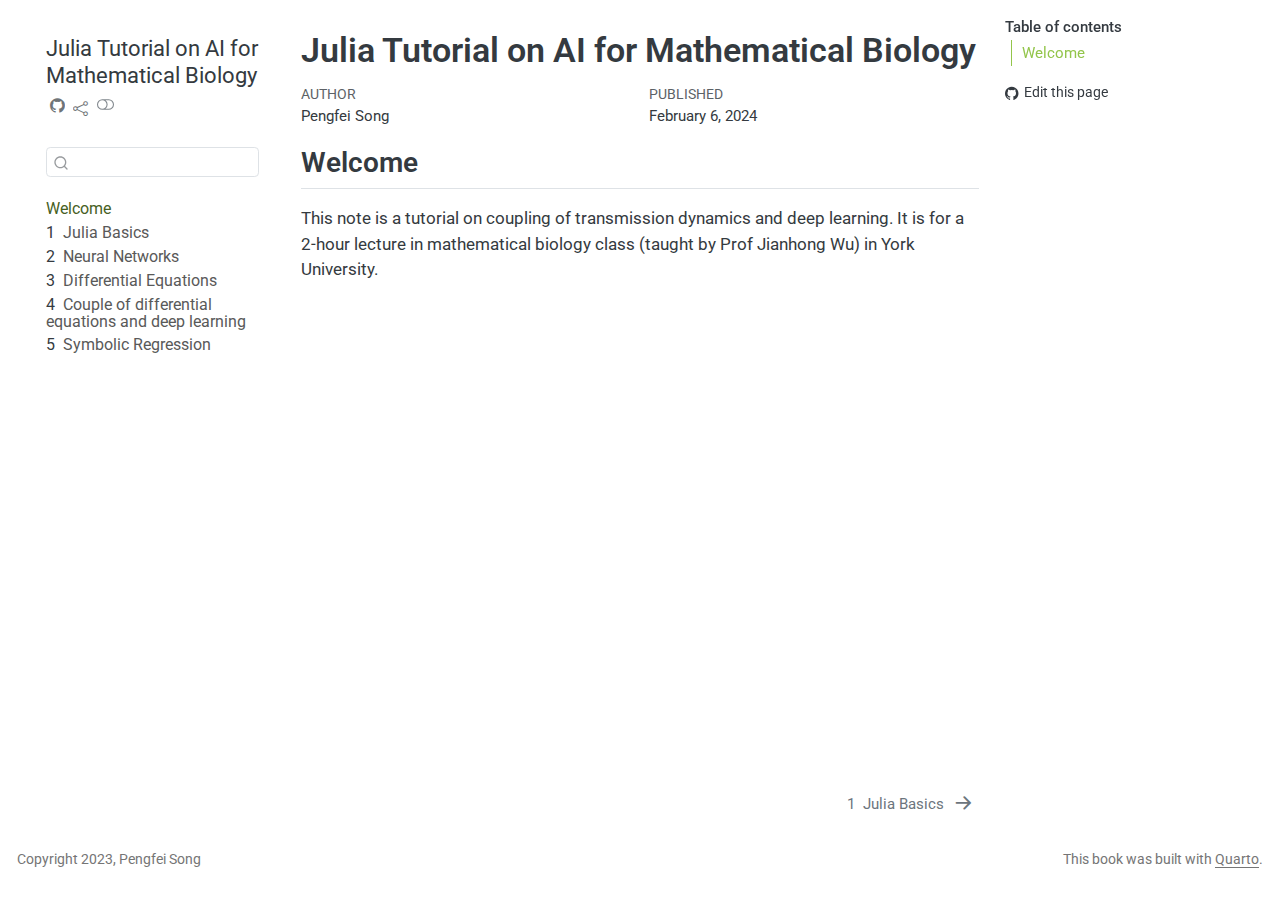
<file: docs/index.html>
<!DOCTYPE html>
<html xmlns="http://www.w3.org/1999/xhtml" lang="en" xml:lang="en"><head>

<meta charset="utf-8">
<meta name="generator" content="quarto-1.5.8">

<meta name="viewport" content="width=device-width, initial-scale=1.0, user-scalable=yes">

<meta name="author" content="Pengfei Song">
<meta name="dcterms.date" content="2024-02-06">
<meta name="description" content="<p>This note is for tutorial on coupling of transmission dynamics and deep learning.</p>">

<title>Julia Tutorial on AI for Mathematical Biology</title>
<style>
code{white-space: pre-wrap;}
span.smallcaps{font-variant: small-caps;}
div.columns{display: flex; gap: min(4vw, 1.5em);}
div.column{flex: auto; overflow-x: auto;}
div.hanging-indent{margin-left: 1.5em; text-indent: -1.5em;}
ul.task-list{list-style: none;}
ul.task-list li input[type="checkbox"] {
  width: 0.8em;
  margin: 0 0.8em 0.2em -1em; /* quarto-specific, see https://github.com/quarto-dev/quarto-cli/issues/4556 */ 
  vertical-align: middle;
}
</style>


<script src="site_libs/quarto-nav/quarto-nav.js"></script>
<script src="site_libs/quarto-nav/headroom.min.js"></script>
<script src="site_libs/clipboard/clipboard.min.js"></script>
<script src="site_libs/quarto-search/autocomplete.umd.js"></script>
<script src="site_libs/quarto-search/fuse.min.js"></script>
<script src="site_libs/quarto-search/quarto-search.js"></script>
<meta name="quarto:offset" content="./">
<link href="./1-basics.html" rel="next">
<script src="site_libs/quarto-html/quarto.js"></script>
<script src="site_libs/quarto-html/popper.min.js"></script>
<script src="site_libs/quarto-html/tippy.umd.min.js"></script>
<script src="site_libs/quarto-html/anchor.min.js"></script>
<link href="site_libs/quarto-html/tippy.css" rel="stylesheet">
<link href="site_libs/quarto-html/quarto-syntax-highlighting.css" rel="stylesheet" class="quarto-color-scheme" id="quarto-text-highlighting-styles">
<link href="site_libs/quarto-html/quarto-syntax-highlighting-dark.css" rel="prefetch" class="quarto-color-scheme quarto-color-alternate" id="quarto-text-highlighting-styles">
<script src="site_libs/bootstrap/bootstrap.min.js"></script>
<link href="site_libs/bootstrap/bootstrap-icons.css" rel="stylesheet">
<link href="site_libs/bootstrap/bootstrap.min.css" rel="stylesheet" class="quarto-color-scheme" id="quarto-bootstrap" data-mode="light">
<link href="site_libs/bootstrap/bootstrap-dark.min.css" rel="prefetch" class="quarto-color-scheme quarto-color-alternate" id="quarto-bootstrap" data-mode="dark">
<script id="quarto-search-options" type="application/json">{
  "location": "sidebar",
  "copy-button": false,
  "collapse-after": 3,
  "panel-placement": "start",
  "type": "textbox",
  "limit": 50,
  "keyboard-shortcut": [
    "f",
    "/",
    "s"
  ],
  "show-item-context": false,
  "language": {
    "search-no-results-text": "No results",
    "search-matching-documents-text": "matching documents",
    "search-copy-link-title": "Copy link to search",
    "search-hide-matches-text": "Hide additional matches",
    "search-more-match-text": "more match in this document",
    "search-more-matches-text": "more matches in this document",
    "search-clear-button-title": "Clear",
    "search-text-placeholder": "",
    "search-detached-cancel-button-title": "Cancel",
    "search-submit-button-title": "Submit",
    "search-label": "Search"
  }
}</script>


</head>

<body class="nav-sidebar floating">

<div id="quarto-search-results"></div>
  <header id="quarto-header" class="headroom fixed-top">
  <nav class="quarto-secondary-nav">
    <div class="container-fluid d-flex">
      <button type="button" class="quarto-btn-toggle btn" data-bs-toggle="collapse" data-bs-target=".quarto-sidebar-collapse-item" aria-controls="quarto-sidebar" aria-expanded="false" aria-label="Toggle sidebar navigation" onclick="if (window.quartoToggleHeadroom) { window.quartoToggleHeadroom(); }">
        <i class="bi bi-layout-text-sidebar-reverse"></i>
      </button>
        <nav class="quarto-page-breadcrumbs" aria-label="breadcrumb"><ol class="breadcrumb"><li class="breadcrumb-item"><a href="./index.html">Welcome</a></li></ol></nav>
        <a class="flex-grow-1" role="button" data-bs-toggle="collapse" data-bs-target=".quarto-sidebar-collapse-item" aria-controls="quarto-sidebar" aria-expanded="false" aria-label="Toggle sidebar navigation" onclick="if (window.quartoToggleHeadroom) { window.quartoToggleHeadroom(); }">      
        </a>
      <button type="button" class="btn quarto-search-button" aria-label="" onclick="window.quartoOpenSearch();">
        <i class="bi bi-search"></i>
      </button>
    </div>
  </nav>
</header>
<!-- content -->
<div id="quarto-content" class="quarto-container page-columns page-rows-contents page-layout-article">
<!-- sidebar -->
  <nav id="quarto-sidebar" class="sidebar collapse collapse-horizontal quarto-sidebar-collapse-item sidebar-navigation floating overflow-auto">
    <div class="pt-lg-2 mt-2 text-left sidebar-header">
    <div class="sidebar-title mb-0 py-0">
      <a href="./">Julia Tutorial on AI for Mathematical Biology</a> 
        <div class="sidebar-tools-main tools-wide">
    <a href="https://github.com/song921012/Julia_Tutorial_on_AI4MathBiology/" title="Source Code" class="quarto-navigation-tool px-1" aria-label="Source Code"><i class="bi bi-github"></i></a>
    <div class="dropdown">
      <a href="" title="Share" id="quarto-navigation-tool-dropdown-0" class="quarto-navigation-tool dropdown-toggle px-1" data-bs-toggle="dropdown" aria-expanded="false" aria-label="Share"><i class="bi bi-share"></i></a>
      <ul class="dropdown-menu" aria-labelledby="quarto-navigation-tool-dropdown-0">
          <li>
            <a class="dropdown-item sidebar-tools-main-item" href="https://twitter.com/intent/tweet?url=|url|">
              <i class="bi bi-bi-twitter pe-1"></i>
            Twitter
            </a>
          </li>
          <li>
            <a class="dropdown-item sidebar-tools-main-item" href="https://www.facebook.com/sharer/sharer.php?u=|url|">
              <i class="bi bi-bi-facebook pe-1"></i>
            Facebook
            </a>
          </li>
          <li>
            <a class="dropdown-item sidebar-tools-main-item" href="https://www.linkedin.com/sharing/share-offsite/?url=|url|">
              <i class="bi bi-bi-linkedin pe-1"></i>
            LinkedIn
            </a>
          </li>
      </ul>
    </div>
  <a href="" class="quarto-color-scheme-toggle quarto-navigation-tool  px-1" onclick="window.quartoToggleColorScheme(); return false;" title="Toggle dark mode"><i class="bi"></i></a>
</div>
    </div>
      </div>
        <div class="mt-2 flex-shrink-0 align-items-center">
        <div class="sidebar-search">
        <div id="quarto-search" class="" title="Search"></div>
        </div>
        </div>
    <div class="sidebar-menu-container"> 
    <ul class="list-unstyled mt-1">
        <li class="sidebar-item">
  <div class="sidebar-item-container"> 
  <a href="./index.html" class="sidebar-item-text sidebar-link active">
 <span class="menu-text">Welcome</span></a>
  </div>
</li>
        <li class="sidebar-item">
  <div class="sidebar-item-container"> 
  <a href="./1-basics.html" class="sidebar-item-text sidebar-link">
 <span class="menu-text"><span class="chapter-number">1</span>&nbsp; <span class="chapter-title">Julia Basics</span></span></a>
  </div>
</li>
        <li class="sidebar-item">
  <div class="sidebar-item-container"> 
  <a href="./2-neural-networks&amp;optimization.html" class="sidebar-item-text sidebar-link">
 <span class="menu-text"><span class="chapter-number">2</span>&nbsp; <span class="chapter-title">Neural Networks</span></span></a>
  </div>
</li>
        <li class="sidebar-item">
  <div class="sidebar-item-container"> 
  <a href="./3-differential-equations.html" class="sidebar-item-text sidebar-link">
 <span class="menu-text"><span class="chapter-number">3</span>&nbsp; <span class="chapter-title">Differential Equations</span></span></a>
  </div>
</li>
        <li class="sidebar-item">
  <div class="sidebar-item-container"> 
  <a href="./4-neural-differential-equations.html" class="sidebar-item-text sidebar-link">
 <span class="menu-text"><span class="chapter-number">4</span>&nbsp; <span class="chapter-title">Couple of differential equations and deep learning</span></span></a>
  </div>
</li>
        <li class="sidebar-item">
  <div class="sidebar-item-container"> 
  <a href="./5-symbolic-regression.html" class="sidebar-item-text sidebar-link">
 <span class="menu-text"><span class="chapter-number">5</span>&nbsp; <span class="chapter-title">Symbolic Regression</span></span></a>
  </div>
</li>
    </ul>
    </div>
</nav>
<div id="quarto-sidebar-glass" class="quarto-sidebar-collapse-item" data-bs-toggle="collapse" data-bs-target=".quarto-sidebar-collapse-item"></div>
<!-- margin-sidebar -->
    <div id="quarto-margin-sidebar" class="sidebar margin-sidebar">
        <nav id="TOC" role="doc-toc" class="toc-active">
    <h2 id="toc-title">Table of contents</h2>
   
  <ul>
  <li><a href="#welcome" id="toc-welcome" class="nav-link active" data-scroll-target="#welcome">Welcome</a></li>
  </ul>
<div class="toc-actions"><ul><li><a href="https://github.com/song921012/Julia_Tutorial_on_AI4MathBiology/edit/master/index.qmd" class="toc-action"><i class="bi bi-github"></i>Edit this page</a></li></ul></div></nav>
    </div>
<!-- main -->
<main class="content" id="quarto-document-content">

<header id="title-block-header" class="quarto-title-block default">
<div class="quarto-title">
<h1 class="title">Julia Tutorial on AI for Mathematical Biology</h1>
</div>



<div class="quarto-title-meta">

    <div>
    <div class="quarto-title-meta-heading">Author</div>
    <div class="quarto-title-meta-contents">
             <p>Pengfei Song </p>
          </div>
  </div>
    
    <div>
    <div class="quarto-title-meta-heading">Published</div>
    <div class="quarto-title-meta-contents">
      <p class="date">February 6, 2024</p>
    </div>
  </div>
  
    
  </div>
  


</header>


<section id="welcome" class="level2 unnumbered">
<h2 class="unnumbered anchored" data-anchor-id="welcome">Welcome</h2>
<p>This note is a tutorial on coupling of transmission dynamics and deep learning. It is for a 2-hour lecture in mathematical biology class (taught by Prof Jianhong Wu) in York University.</p>


</section>

</main> <!-- /main -->
<script id="quarto-html-after-body" type="application/javascript">
window.document.addEventListener("DOMContentLoaded", function (event) {
  const toggleBodyColorMode = (bsSheetEl) => {
    const mode = bsSheetEl.getAttribute("data-mode");
    const bodyEl = window.document.querySelector("body");
    if (mode === "dark") {
      bodyEl.classList.add("quarto-dark");
      bodyEl.classList.remove("quarto-light");
    } else {
      bodyEl.classList.add("quarto-light");
      bodyEl.classList.remove("quarto-dark");
    }
  }
  const toggleBodyColorPrimary = () => {
    const bsSheetEl = window.document.querySelector("link#quarto-bootstrap");
    if (bsSheetEl) {
      toggleBodyColorMode(bsSheetEl);
    }
  }
  toggleBodyColorPrimary();  
  const disableStylesheet = (stylesheets) => {
    for (let i=0; i < stylesheets.length; i++) {
      const stylesheet = stylesheets[i];
      stylesheet.rel = 'prefetch';
    }
  }
  const enableStylesheet = (stylesheets) => {
    for (let i=0; i < stylesheets.length; i++) {
      const stylesheet = stylesheets[i];
      stylesheet.rel = 'stylesheet';
    }
  }
  const manageTransitions = (selector, allowTransitions) => {
    const els = window.document.querySelectorAll(selector);
    for (let i=0; i < els.length; i++) {
      const el = els[i];
      if (allowTransitions) {
        el.classList.remove('notransition');
      } else {
        el.classList.add('notransition');
      }
    }
  }
  const toggleGiscusIfUsed = (isAlternate, darkModeDefault) => {
    const baseTheme = document.querySelector('#giscus-base-theme')?.value ?? 'light';
    const alternateTheme = document.querySelector('#giscus-alt-theme')?.value ?? 'dark';
    let newTheme = '';
    if(darkModeDefault) {
      newTheme = isAlternate ? baseTheme : alternateTheme;
    } else {
      newTheme = isAlternate ? alternateTheme : baseTheme;
    }
    const changeGiscusTheme = () => {
      // From: https://github.com/giscus/giscus/issues/336
      const sendMessage = (message) => {
        const iframe = document.querySelector('iframe.giscus-frame');
        if (!iframe) return;
        iframe.contentWindow.postMessage({ giscus: message }, 'https://giscus.app');
      }
      sendMessage({
        setConfig: {
          theme: newTheme
        }
      });
    }
    const isGiscussLoaded = window.document.querySelector('iframe.giscus-frame') !== null;
    if (isGiscussLoaded) {
      changeGiscusTheme();
    }
  }
  const toggleColorMode = (alternate) => {
    // Switch the stylesheets
    const alternateStylesheets = window.document.querySelectorAll('link.quarto-color-scheme.quarto-color-alternate');
    manageTransitions('#quarto-margin-sidebar .nav-link', false);
    if (alternate) {
      enableStylesheet(alternateStylesheets);
      for (const sheetNode of alternateStylesheets) {
        if (sheetNode.id === "quarto-bootstrap") {
          toggleBodyColorMode(sheetNode);
        }
      }
    } else {
      disableStylesheet(alternateStylesheets);
      toggleBodyColorPrimary();
    }
    manageTransitions('#quarto-margin-sidebar .nav-link', true);
    // Switch the toggles
    const toggles = window.document.querySelectorAll('.quarto-color-scheme-toggle');
    for (let i=0; i < toggles.length; i++) {
      const toggle = toggles[i];
      if (toggle) {
        if (alternate) {
          toggle.classList.add("alternate");     
        } else {
          toggle.classList.remove("alternate");
        }
      }
    }
    // Hack to workaround the fact that safari doesn't
    // properly recolor the scrollbar when toggling (#1455)
    if (navigator.userAgent.indexOf('Safari') > 0 && navigator.userAgent.indexOf('Chrome') == -1) {
      manageTransitions("body", false);
      window.scrollTo(0, 1);
      setTimeout(() => {
        window.scrollTo(0, 0);
        manageTransitions("body", true);
      }, 40);  
    }
  }
  const isFileUrl = () => { 
    return window.location.protocol === 'file:';
  }
  const hasAlternateSentinel = () => {  
    let styleSentinel = getColorSchemeSentinel();
    if (styleSentinel !== null) {
      return styleSentinel === "alternate";
    } else {
      return false;
    }
  }
  const setStyleSentinel = (alternate) => {
    const value = alternate ? "alternate" : "default";
    if (!isFileUrl()) {
      window.localStorage.setItem("quarto-color-scheme", value);
    } else {
      localAlternateSentinel = value;
    }
  }
  const getColorSchemeSentinel = () => {
    if (!isFileUrl()) {
      const storageValue = window.localStorage.getItem("quarto-color-scheme");
      return storageValue != null ? storageValue : localAlternateSentinel;
    } else {
      return localAlternateSentinel;
    }
  }
  const darkModeDefault = false;
  let localAlternateSentinel = darkModeDefault ? 'alternate' : 'default';
  // Dark / light mode switch
  window.quartoToggleColorScheme = () => {
    // Read the current dark / light value 
    let toAlternate = !hasAlternateSentinel();
    toggleColorMode(toAlternate);
    setStyleSentinel(toAlternate);
    toggleGiscusIfUsed(toAlternate, darkModeDefault);
  };
  // Ensure there is a toggle, if there isn't float one in the top right
  if (window.document.querySelector('.quarto-color-scheme-toggle') === null) {
    const a = window.document.createElement('a');
    a.classList.add('top-right');
    a.classList.add('quarto-color-scheme-toggle');
    a.href = "";
    a.onclick = function() { try { window.quartoToggleColorScheme(); } catch {} return false; };
    const i = window.document.createElement("i");
    i.classList.add('bi');
    a.appendChild(i);
    window.document.body.appendChild(a);
  }
  // Switch to dark mode if need be
  if (hasAlternateSentinel()) {
    toggleColorMode(true);
  } else {
    toggleColorMode(false);
  }
  const icon = "";
  const anchorJS = new window.AnchorJS();
  anchorJS.options = {
    placement: 'right',
    icon: icon
  };
  anchorJS.add('.anchored');
  const isCodeAnnotation = (el) => {
    for (const clz of el.classList) {
      if (clz.startsWith('code-annotation-')) {                     
        return true;
      }
    }
    return false;
  }
  const clipboard = new window.ClipboardJS('.code-copy-button', {
    text: function(trigger) {
      const codeEl = trigger.previousElementSibling.cloneNode(true);
      for (const childEl of codeEl.children) {
        if (isCodeAnnotation(childEl)) {
          childEl.remove();
        }
      }
      return codeEl.innerText;
    }
  });
  clipboard.on('success', function(e) {
    // button target
    const button = e.trigger;
    // don't keep focus
    button.blur();
    // flash "checked"
    button.classList.add('code-copy-button-checked');
    var currentTitle = button.getAttribute("title");
    button.setAttribute("title", "Copied!");
    let tooltip;
    if (window.bootstrap) {
      button.setAttribute("data-bs-toggle", "tooltip");
      button.setAttribute("data-bs-placement", "left");
      button.setAttribute("data-bs-title", "Copied!");
      tooltip = new bootstrap.Tooltip(button, 
        { trigger: "manual", 
          customClass: "code-copy-button-tooltip",
          offset: [0, -8]});
      tooltip.show();    
    }
    setTimeout(function() {
      if (tooltip) {
        tooltip.hide();
        button.removeAttribute("data-bs-title");
        button.removeAttribute("data-bs-toggle");
        button.removeAttribute("data-bs-placement");
      }
      button.setAttribute("title", currentTitle);
      button.classList.remove('code-copy-button-checked');
    }, 1000);
    // clear code selection
    e.clearSelection();
  });
  function tippyHover(el, contentFn, onTriggerFn, onUntriggerFn) {
    const config = {
      allowHTML: true,
      maxWidth: 500,
      delay: 100,
      arrow: false,
      appendTo: function(el) {
          return el.parentElement;
      },
      interactive: true,
      interactiveBorder: 10,
      theme: 'quarto',
      placement: 'bottom-start',
    };
    if (contentFn) {
      config.content = contentFn;
    }
    if (onTriggerFn) {
      config.onTrigger = onTriggerFn;
    }
    if (onUntriggerFn) {
      config.onUntrigger = onUntriggerFn;
    }
    window.tippy(el, config); 
  }
  const noterefs = window.document.querySelectorAll('a[role="doc-noteref"]');
  for (var i=0; i<noterefs.length; i++) {
    const ref = noterefs[i];
    tippyHover(ref, function() {
      // use id or data attribute instead here
      let href = ref.getAttribute('data-footnote-href') || ref.getAttribute('href');
      try { href = new URL(href).hash; } catch {}
      const id = href.replace(/^#\/?/, "");
      const note = window.document.getElementById(id);
      return note.innerHTML;
    });
  }
  const xrefs = window.document.querySelectorAll('a.quarto-xref');
  const processXRef = (id, note) => {
    // Strip column container classes
    const stripColumnClz = (el) => {
      el.classList.remove("page-full", "page-columns");
      if (el.children) {
        for (const child of el.children) {
          stripColumnClz(child);
        }
      }
    }
    stripColumnClz(note)
    if (id === null || id.startsWith('sec-')) {
      // Special case sections, only their first couple elements
      const container = document.createElement("div");
      if (note.children && note.children.length > 2) {
        container.appendChild(note.children[0].cloneNode(true));
        for (let i = 1; i < note.children.length; i++) {
          const child = note.children[i];
          if (child.tagName === "P" && child.innerText === "") {
            continue;
          } else {
            container.appendChild(child.cloneNode(true));
            break;
          }
        }
        if (window.Quarto?.typesetMath) {
          window.Quarto.typesetMath(container);
        }
        return container.innerHTML
      } else {
        if (window.Quarto?.typesetMath) {
          window.Quarto.typesetMath(note);
        }
        return note.innerHTML;
      }
    } else {
      // Remove any anchor links if they are present
      const anchorLink = note.querySelector('a.anchorjs-link');
      if (anchorLink) {
        anchorLink.remove();
      }
      if (window.Quarto?.typesetMath) {
        window.Quarto.typesetMath(note);
      }
      // TODO in 1.5, we should make sure this works without a callout special case
      if (note.classList.contains("callout")) {
        return note.outerHTML;
      } else {
        return note.innerHTML;
      }
    }
  }
  for (var i=0; i<xrefs.length; i++) {
    const xref = xrefs[i];
    tippyHover(xref, undefined, function(instance) {
      instance.disable();
      let url = xref.getAttribute('href');
      let hash = undefined; 
      if (url.startsWith('#')) {
        hash = url;
      } else {
        try { hash = new URL(url).hash; } catch {}
      }
      if (hash) {
        const id = hash.replace(/^#\/?/, "");
        const note = window.document.getElementById(id);
        if (note !== null) {
          try {
            const html = processXRef(id, note.cloneNode(true));
            instance.setContent(html);
          } finally {
            instance.enable();
            instance.show();
          }
        } else {
          // See if we can fetch this
          fetch(url.split('#')[0])
          .then(res => res.text())
          .then(html => {
            const parser = new DOMParser();
            const htmlDoc = parser.parseFromString(html, "text/html");
            const note = htmlDoc.getElementById(id);
            if (note !== null) {
              const html = processXRef(id, note);
              instance.setContent(html);
            } 
          }).finally(() => {
            instance.enable();
            instance.show();
          });
        }
      } else {
        // See if we can fetch a full url (with no hash to target)
        // This is a special case and we should probably do some content thinning / targeting
        fetch(url)
        .then(res => res.text())
        .then(html => {
          const parser = new DOMParser();
          const htmlDoc = parser.parseFromString(html, "text/html");
          const note = htmlDoc.querySelector('main.content');
          if (note !== null) {
            // This should only happen for chapter cross references
            // (since there is no id in the URL)
            // remove the first header
            if (note.children.length > 0 && note.children[0].tagName === "HEADER") {
              note.children[0].remove();
            }
            const html = processXRef(null, note);
            instance.setContent(html);
          } 
        }).finally(() => {
          instance.enable();
          instance.show();
        });
      }
    }, function(instance) {
    });
  }
      let selectedAnnoteEl;
      const selectorForAnnotation = ( cell, annotation) => {
        let cellAttr = 'data-code-cell="' + cell + '"';
        let lineAttr = 'data-code-annotation="' +  annotation + '"';
        const selector = 'span[' + cellAttr + '][' + lineAttr + ']';
        return selector;
      }
      const selectCodeLines = (annoteEl) => {
        const doc = window.document;
        const targetCell = annoteEl.getAttribute("data-target-cell");
        const targetAnnotation = annoteEl.getAttribute("data-target-annotation");
        const annoteSpan = window.document.querySelector(selectorForAnnotation(targetCell, targetAnnotation));
        const lines = annoteSpan.getAttribute("data-code-lines").split(",");
        const lineIds = lines.map((line) => {
          return targetCell + "-" + line;
        })
        let top = null;
        let height = null;
        let parent = null;
        if (lineIds.length > 0) {
            //compute the position of the single el (top and bottom and make a div)
            const el = window.document.getElementById(lineIds[0]);
            top = el.offsetTop;
            height = el.offsetHeight;
            parent = el.parentElement.parentElement;
          if (lineIds.length > 1) {
            const lastEl = window.document.getElementById(lineIds[lineIds.length - 1]);
            const bottom = lastEl.offsetTop + lastEl.offsetHeight;
            height = bottom - top;
          }
          if (top !== null && height !== null && parent !== null) {
            // cook up a div (if necessary) and position it 
            let div = window.document.getElementById("code-annotation-line-highlight");
            if (div === null) {
              div = window.document.createElement("div");
              div.setAttribute("id", "code-annotation-line-highlight");
              div.style.position = 'absolute';
              parent.appendChild(div);
            }
            div.style.top = top - 2 + "px";
            div.style.height = height + 4 + "px";
            div.style.left = 0;
            let gutterDiv = window.document.getElementById("code-annotation-line-highlight-gutter");
            if (gutterDiv === null) {
              gutterDiv = window.document.createElement("div");
              gutterDiv.setAttribute("id", "code-annotation-line-highlight-gutter");
              gutterDiv.style.position = 'absolute';
              const codeCell = window.document.getElementById(targetCell);
              const gutter = codeCell.querySelector('.code-annotation-gutter');
              gutter.appendChild(gutterDiv);
            }
            gutterDiv.style.top = top - 2 + "px";
            gutterDiv.style.height = height + 4 + "px";
          }
          selectedAnnoteEl = annoteEl;
        }
      };
      const unselectCodeLines = () => {
        const elementsIds = ["code-annotation-line-highlight", "code-annotation-line-highlight-gutter"];
        elementsIds.forEach((elId) => {
          const div = window.document.getElementById(elId);
          if (div) {
            div.remove();
          }
        });
        selectedAnnoteEl = undefined;
      };
        // Handle positioning of the toggle
    window.addEventListener(
      "resize",
      throttle(() => {
        elRect = undefined;
        if (selectedAnnoteEl) {
          selectCodeLines(selectedAnnoteEl);
        }
      }, 10)
    );
    function throttle(fn, ms) {
    let throttle = false;
    let timer;
      return (...args) => {
        if(!throttle) { // first call gets through
            fn.apply(this, args);
            throttle = true;
        } else { // all the others get throttled
            if(timer) clearTimeout(timer); // cancel #2
            timer = setTimeout(() => {
              fn.apply(this, args);
              timer = throttle = false;
            }, ms);
        }
      };
    }
      // Attach click handler to the DT
      const annoteDls = window.document.querySelectorAll('dt[data-target-cell]');
      for (const annoteDlNode of annoteDls) {
        annoteDlNode.addEventListener('click', (event) => {
          const clickedEl = event.target;
          if (clickedEl !== selectedAnnoteEl) {
            unselectCodeLines();
            const activeEl = window.document.querySelector('dt[data-target-cell].code-annotation-active');
            if (activeEl) {
              activeEl.classList.remove('code-annotation-active');
            }
            selectCodeLines(clickedEl);
            clickedEl.classList.add('code-annotation-active');
          } else {
            // Unselect the line
            unselectCodeLines();
            clickedEl.classList.remove('code-annotation-active');
          }
        });
      }
  const findCites = (el) => {
    const parentEl = el.parentElement;
    if (parentEl) {
      const cites = parentEl.dataset.cites;
      if (cites) {
        return {
          el,
          cites: cites.split(' ')
        };
      } else {
        return findCites(el.parentElement)
      }
    } else {
      return undefined;
    }
  };
  var bibliorefs = window.document.querySelectorAll('a[role="doc-biblioref"]');
  for (var i=0; i<bibliorefs.length; i++) {
    const ref = bibliorefs[i];
    const citeInfo = findCites(ref);
    if (citeInfo) {
      tippyHover(citeInfo.el, function() {
        var popup = window.document.createElement('div');
        citeInfo.cites.forEach(function(cite) {
          var citeDiv = window.document.createElement('div');
          citeDiv.classList.add('hanging-indent');
          citeDiv.classList.add('csl-entry');
          var biblioDiv = window.document.getElementById('ref-' + cite);
          if (biblioDiv) {
            citeDiv.innerHTML = biblioDiv.innerHTML;
          }
          popup.appendChild(citeDiv);
        });
        return popup.innerHTML;
      });
    }
  }
});
</script>
<nav class="page-navigation">
  <div class="nav-page nav-page-previous">
  </div>
  <div class="nav-page nav-page-next">
      <a href="./1-basics.html" class="pagination-link" aria-label="Julia Basics">
        <span class="nav-page-text"><span class="chapter-number">1</span>&nbsp; <span class="chapter-title">Julia Basics</span></span> <i class="bi bi-arrow-right-short"></i>
      </a>
  </div>
</nav>
</div> <!-- /content -->
<footer class="footer">
  <div class="nav-footer">
    <div class="nav-footer-left">
<p>Copyright 2023, Pengfei Song</p>
</div>   
    <div class="nav-footer-center">
      &nbsp;
    <div class="toc-actions d-sm-block d-md-none"><ul><li><a href="https://github.com/song921012/Julia_Tutorial_on_AI4MathBiology/edit/master/index.qmd" class="toc-action"><i class="bi bi-github"></i>Edit this page</a></li></ul></div></div>
    <div class="nav-footer-right">
<p>This book was built with <a href="https://quarto.org/">Quarto</a>.</p>
</div>
  </div>
</footer>




</body></html>
</file>
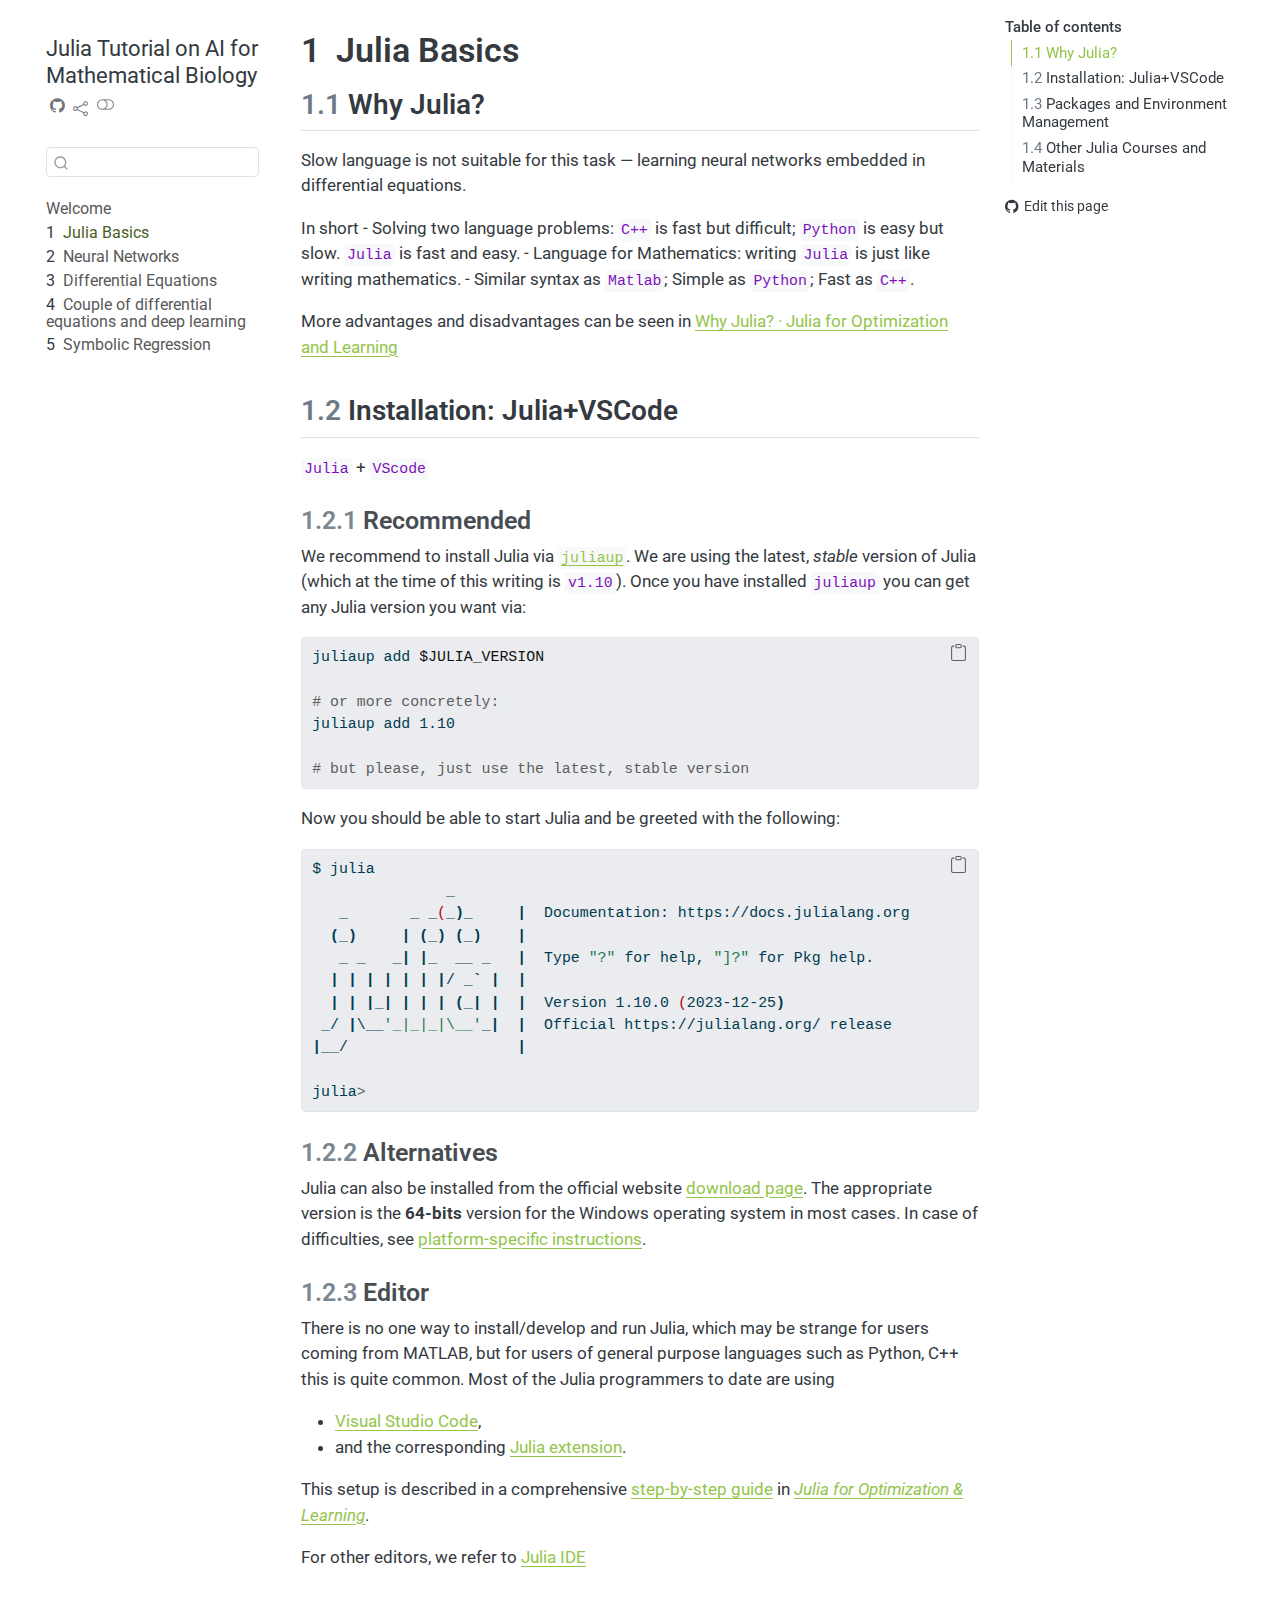
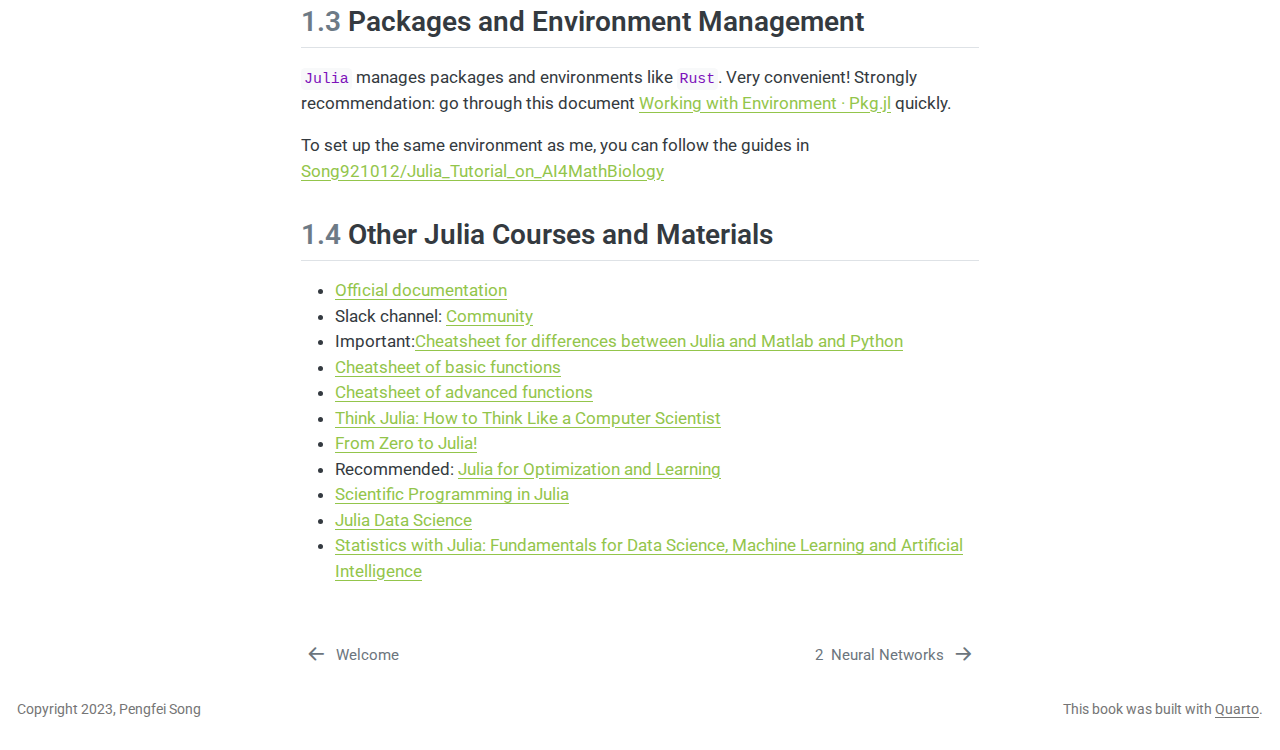
<file: docs/1-basics.html>
<!DOCTYPE html>
<html xmlns="http://www.w3.org/1999/xhtml" lang="en" xml:lang="en"><head>

<meta charset="utf-8">
<meta name="generator" content="quarto-1.5.8">

<meta name="viewport" content="width=device-width, initial-scale=1.0, user-scalable=yes">


<title>Julia Tutorial on AI for Mathematical Biology – 1&nbsp; Julia Basics</title>
<style>
code{white-space: pre-wrap;}
span.smallcaps{font-variant: small-caps;}
div.columns{display: flex; gap: min(4vw, 1.5em);}
div.column{flex: auto; overflow-x: auto;}
div.hanging-indent{margin-left: 1.5em; text-indent: -1.5em;}
ul.task-list{list-style: none;}
ul.task-list li input[type="checkbox"] {
  width: 0.8em;
  margin: 0 0.8em 0.2em -1em; /* quarto-specific, see https://github.com/quarto-dev/quarto-cli/issues/4556 */ 
  vertical-align: middle;
}
/* CSS for syntax highlighting */
pre > code.sourceCode { white-space: pre; position: relative; }
pre > code.sourceCode > span { line-height: 1.25; }
pre > code.sourceCode > span:empty { height: 1.2em; }
.sourceCode { overflow: visible; }
code.sourceCode > span { color: inherit; text-decoration: inherit; }
div.sourceCode { margin: 1em 0; }
pre.sourceCode { margin: 0; }
@media screen {
div.sourceCode { overflow: auto; }
}
@media print {
pre > code.sourceCode { white-space: pre-wrap; }
pre > code.sourceCode > span { text-indent: -5em; padding-left: 5em; }
}
pre.numberSource code
  { counter-reset: source-line 0; }
pre.numberSource code > span
  { position: relative; left: -4em; counter-increment: source-line; }
pre.numberSource code > span > a:first-child::before
  { content: counter(source-line);
    position: relative; left: -1em; text-align: right; vertical-align: baseline;
    border: none; display: inline-block;
    -webkit-touch-callout: none; -webkit-user-select: none;
    -khtml-user-select: none; -moz-user-select: none;
    -ms-user-select: none; user-select: none;
    padding: 0 4px; width: 4em;
  }
pre.numberSource { margin-left: 3em;  padding-left: 4px; }
div.sourceCode
  {   }
@media screen {
pre > code.sourceCode > span > a:first-child::before { text-decoration: underline; }
}
</style>


<script src="site_libs/quarto-nav/quarto-nav.js"></script>
<script src="site_libs/quarto-nav/headroom.min.js"></script>
<script src="site_libs/clipboard/clipboard.min.js"></script>
<script src="site_libs/quarto-search/autocomplete.umd.js"></script>
<script src="site_libs/quarto-search/fuse.min.js"></script>
<script src="site_libs/quarto-search/quarto-search.js"></script>
<meta name="quarto:offset" content="./">
<link href="./2-neural-networks&amp;optimization.html" rel="next">
<link href="./index.html" rel="prev">
<script src="site_libs/quarto-html/quarto.js"></script>
<script src="site_libs/quarto-html/popper.min.js"></script>
<script src="site_libs/quarto-html/tippy.umd.min.js"></script>
<script src="site_libs/quarto-html/anchor.min.js"></script>
<link href="site_libs/quarto-html/tippy.css" rel="stylesheet">
<link href="site_libs/quarto-html/quarto-syntax-highlighting.css" rel="stylesheet" class="quarto-color-scheme" id="quarto-text-highlighting-styles">
<link href="site_libs/quarto-html/quarto-syntax-highlighting-dark.css" rel="prefetch" class="quarto-color-scheme quarto-color-alternate" id="quarto-text-highlighting-styles">
<script src="site_libs/bootstrap/bootstrap.min.js"></script>
<link href="site_libs/bootstrap/bootstrap-icons.css" rel="stylesheet">
<link href="site_libs/bootstrap/bootstrap.min.css" rel="stylesheet" class="quarto-color-scheme" id="quarto-bootstrap" data-mode="light">
<link href="site_libs/bootstrap/bootstrap-dark.min.css" rel="prefetch" class="quarto-color-scheme quarto-color-alternate" id="quarto-bootstrap" data-mode="dark">
<script id="quarto-search-options" type="application/json">{
  "location": "sidebar",
  "copy-button": false,
  "collapse-after": 3,
  "panel-placement": "start",
  "type": "textbox",
  "limit": 50,
  "keyboard-shortcut": [
    "f",
    "/",
    "s"
  ],
  "show-item-context": false,
  "language": {
    "search-no-results-text": "No results",
    "search-matching-documents-text": "matching documents",
    "search-copy-link-title": "Copy link to search",
    "search-hide-matches-text": "Hide additional matches",
    "search-more-match-text": "more match in this document",
    "search-more-matches-text": "more matches in this document",
    "search-clear-button-title": "Clear",
    "search-text-placeholder": "",
    "search-detached-cancel-button-title": "Cancel",
    "search-submit-button-title": "Submit",
    "search-label": "Search"
  }
}</script>


</head>

<body class="nav-sidebar floating">

<div id="quarto-search-results"></div>
  <header id="quarto-header" class="headroom fixed-top">
  <nav class="quarto-secondary-nav">
    <div class="container-fluid d-flex">
      <button type="button" class="quarto-btn-toggle btn" data-bs-toggle="collapse" data-bs-target=".quarto-sidebar-collapse-item" aria-controls="quarto-sidebar" aria-expanded="false" aria-label="Toggle sidebar navigation" onclick="if (window.quartoToggleHeadroom) { window.quartoToggleHeadroom(); }">
        <i class="bi bi-layout-text-sidebar-reverse"></i>
      </button>
        <nav class="quarto-page-breadcrumbs" aria-label="breadcrumb"><ol class="breadcrumb"><li class="breadcrumb-item"><a href="./1-basics.html"><span class="chapter-number">1</span>&nbsp; <span class="chapter-title">Julia Basics</span></a></li></ol></nav>
        <a class="flex-grow-1" role="button" data-bs-toggle="collapse" data-bs-target=".quarto-sidebar-collapse-item" aria-controls="quarto-sidebar" aria-expanded="false" aria-label="Toggle sidebar navigation" onclick="if (window.quartoToggleHeadroom) { window.quartoToggleHeadroom(); }">      
        </a>
      <button type="button" class="btn quarto-search-button" aria-label="" onclick="window.quartoOpenSearch();">
        <i class="bi bi-search"></i>
      </button>
    </div>
  </nav>
</header>
<!-- content -->
<div id="quarto-content" class="quarto-container page-columns page-rows-contents page-layout-article">
<!-- sidebar -->
  <nav id="quarto-sidebar" class="sidebar collapse collapse-horizontal quarto-sidebar-collapse-item sidebar-navigation floating overflow-auto">
    <div class="pt-lg-2 mt-2 text-left sidebar-header">
    <div class="sidebar-title mb-0 py-0">
      <a href="./">Julia Tutorial on AI for Mathematical Biology</a> 
        <div class="sidebar-tools-main tools-wide">
    <a href="https://github.com/song921012/Julia_Tutorial_on_AI4MathBiology/" title="Source Code" class="quarto-navigation-tool px-1" aria-label="Source Code"><i class="bi bi-github"></i></a>
    <div class="dropdown">
      <a href="" title="Share" id="quarto-navigation-tool-dropdown-0" class="quarto-navigation-tool dropdown-toggle px-1" data-bs-toggle="dropdown" aria-expanded="false" aria-label="Share"><i class="bi bi-share"></i></a>
      <ul class="dropdown-menu" aria-labelledby="quarto-navigation-tool-dropdown-0">
          <li>
            <a class="dropdown-item sidebar-tools-main-item" href="https://twitter.com/intent/tweet?url=|url|">
              <i class="bi bi-bi-twitter pe-1"></i>
            Twitter
            </a>
          </li>
          <li>
            <a class="dropdown-item sidebar-tools-main-item" href="https://www.facebook.com/sharer/sharer.php?u=|url|">
              <i class="bi bi-bi-facebook pe-1"></i>
            Facebook
            </a>
          </li>
          <li>
            <a class="dropdown-item sidebar-tools-main-item" href="https://www.linkedin.com/sharing/share-offsite/?url=|url|">
              <i class="bi bi-bi-linkedin pe-1"></i>
            LinkedIn
            </a>
          </li>
      </ul>
    </div>
  <a href="" class="quarto-color-scheme-toggle quarto-navigation-tool  px-1" onclick="window.quartoToggleColorScheme(); return false;" title="Toggle dark mode"><i class="bi"></i></a>
</div>
    </div>
      </div>
        <div class="mt-2 flex-shrink-0 align-items-center">
        <div class="sidebar-search">
        <div id="quarto-search" class="" title="Search"></div>
        </div>
        </div>
    <div class="sidebar-menu-container"> 
    <ul class="list-unstyled mt-1">
        <li class="sidebar-item">
  <div class="sidebar-item-container"> 
  <a href="./index.html" class="sidebar-item-text sidebar-link">
 <span class="menu-text">Welcome</span></a>
  </div>
</li>
        <li class="sidebar-item">
  <div class="sidebar-item-container"> 
  <a href="./1-basics.html" class="sidebar-item-text sidebar-link active">
 <span class="menu-text"><span class="chapter-number">1</span>&nbsp; <span class="chapter-title">Julia Basics</span></span></a>
  </div>
</li>
        <li class="sidebar-item">
  <div class="sidebar-item-container"> 
  <a href="./2-neural-networks&amp;optimization.html" class="sidebar-item-text sidebar-link">
 <span class="menu-text"><span class="chapter-number">2</span>&nbsp; <span class="chapter-title">Neural Networks</span></span></a>
  </div>
</li>
        <li class="sidebar-item">
  <div class="sidebar-item-container"> 
  <a href="./3-differential-equations.html" class="sidebar-item-text sidebar-link">
 <span class="menu-text"><span class="chapter-number">3</span>&nbsp; <span class="chapter-title">Differential Equations</span></span></a>
  </div>
</li>
        <li class="sidebar-item">
  <div class="sidebar-item-container"> 
  <a href="./4-neural-differential-equations.html" class="sidebar-item-text sidebar-link">
 <span class="menu-text"><span class="chapter-number">4</span>&nbsp; <span class="chapter-title">Couple of differential equations and deep learning</span></span></a>
  </div>
</li>
        <li class="sidebar-item">
  <div class="sidebar-item-container"> 
  <a href="./5-symbolic-regression.html" class="sidebar-item-text sidebar-link">
 <span class="menu-text"><span class="chapter-number">5</span>&nbsp; <span class="chapter-title">Symbolic Regression</span></span></a>
  </div>
</li>
    </ul>
    </div>
</nav>
<div id="quarto-sidebar-glass" class="quarto-sidebar-collapse-item" data-bs-toggle="collapse" data-bs-target=".quarto-sidebar-collapse-item"></div>
<!-- margin-sidebar -->
    <div id="quarto-margin-sidebar" class="sidebar margin-sidebar">
        <nav id="TOC" role="doc-toc" class="toc-active">
    <h2 id="toc-title">Table of contents</h2>
   
  <ul>
  <li><a href="#why-julia" id="toc-why-julia" class="nav-link active" data-scroll-target="#why-julia"><span class="header-section-number">1.1</span> Why Julia?</a></li>
  <li><a href="#installation-juliavscode" id="toc-installation-juliavscode" class="nav-link" data-scroll-target="#installation-juliavscode"><span class="header-section-number">1.2</span> Installation: Julia+VSCode</a>
  <ul class="collapse">
  <li><a href="#recommended" id="toc-recommended" class="nav-link" data-scroll-target="#recommended"><span class="header-section-number">1.2.1</span> Recommended</a></li>
  <li><a href="#alternatives" id="toc-alternatives" class="nav-link" data-scroll-target="#alternatives"><span class="header-section-number">1.2.2</span> Alternatives</a></li>
  <li><a href="#editor" id="toc-editor" class="nav-link" data-scroll-target="#editor"><span class="header-section-number">1.2.3</span> Editor</a></li>
  </ul></li>
  <li><a href="#packages-and-environment-management" id="toc-packages-and-environment-management" class="nav-link" data-scroll-target="#packages-and-environment-management"><span class="header-section-number">1.3</span> Packages and Environment Management</a></li>
  <li><a href="#other-julia-courses-and-materials" id="toc-other-julia-courses-and-materials" class="nav-link" data-scroll-target="#other-julia-courses-and-materials"><span class="header-section-number">1.4</span> Other Julia Courses and Materials</a></li>
  </ul>
<div class="toc-actions"><ul><li><a href="https://github.dev/song921012/Julia_Tutorial_on_AI4MathBiology/blob/master/1-basics.ipynb" class="toc-action"><i class="bi bi-github"></i>Edit this page</a></li></ul></div></nav>
    </div>
<!-- main -->
<main class="content" id="quarto-document-content">

<header id="title-block-header" class="quarto-title-block default">
<div class="quarto-title">
<h1 class="title"><span class="chapter-number">1</span>&nbsp; <span class="chapter-title">Julia Basics</span></h1>
</div>



<div class="quarto-title-meta">

    
  
    
  </div>
  


</header>


<section id="why-julia" class="level2" data-number="1.1">
<h2 data-number="1.1" class="anchored" data-anchor-id="why-julia"><span class="header-section-number">1.1</span> Why Julia?</h2>
<p>Slow language is not suitable for this task — learning neural networks embedded in differential equations.</p>
<p>In short - Solving two language problems: <code>C++</code> is fast but difficult; <code>Python</code> is easy but slow. <code>Julia</code> is fast and easy. - Language for Mathematics: writing <code>Julia</code> is just like writing mathematics. - Similar syntax as <code>Matlab</code>; Simple as <code>Python</code>; Fast as <code>C++</code>.</p>
<p>More advantages and disadvantages can be seen in <a href="https://juliateachingctu.github.io/Julia-for-Optimization-and-Learning/stable/why/">Why Julia? · Julia for Optimization and Learning</a></p>
</section>
<section id="installation-juliavscode" class="level2" data-number="1.2">
<h2 data-number="1.2" class="anchored" data-anchor-id="installation-juliavscode"><span class="header-section-number">1.2</span> Installation: Julia+VSCode</h2>
<p><code>Julia</code> + <code>VScode</code></p>
<section id="recommended" class="level3" data-number="1.2.1">
<h3 data-number="1.2.1" class="anchored" data-anchor-id="recommended"><span class="header-section-number">1.2.1</span> Recommended</h3>
<p>We recommend to install Julia via <a href="https://github.com/JuliaLang/juliaup"><code>juliaup</code></a>. We are using the latest, <em>stable</em> version of Julia (which at the time of this writing is <code>v1.10</code>). Once you have installed <code>juliaup</code> you can get any Julia version you want via:</p>
<div class="sourceCode" id="cb1"><pre class="sourceCode bash code-with-copy"><code class="sourceCode bash"><span id="cb1-1"><a href="#cb1-1" aria-hidden="true" tabindex="-1"></a><span class="ex">juliaup</span> add <span class="va">$JULIA_VERSION</span></span>
<span id="cb1-2"><a href="#cb1-2" aria-hidden="true" tabindex="-1"></a></span>
<span id="cb1-3"><a href="#cb1-3" aria-hidden="true" tabindex="-1"></a><span class="co"># or more concretely:</span></span>
<span id="cb1-4"><a href="#cb1-4" aria-hidden="true" tabindex="-1"></a><span class="ex">juliaup</span> add 1.10</span>
<span id="cb1-5"><a href="#cb1-5" aria-hidden="true" tabindex="-1"></a></span>
<span id="cb1-6"><a href="#cb1-6" aria-hidden="true" tabindex="-1"></a><span class="co"># but please, just use the latest, stable version</span></span></code><button title="Copy to Clipboard" class="code-copy-button"><i class="bi"></i></button></pre></div>
<p>Now you should be able to start Julia and be greeted with the following:</p>
<div class="sourceCode" id="cb2"><pre class="sourceCode bash code-with-copy"><code class="sourceCode bash"><span id="cb2-1"><a href="#cb2-1" aria-hidden="true" tabindex="-1"></a><span class="ex">$</span> julia</span>
<span id="cb2-2"><a href="#cb2-2" aria-hidden="true" tabindex="-1"></a>               <span class="ex">_</span></span>
<span id="cb2-3"><a href="#cb2-3" aria-hidden="true" tabindex="-1"></a>   <span class="ex">_</span>       _ _<span class="er">(</span><span class="ex">_</span><span class="kw">)</span><span class="ex">_</span>     <span class="kw">|</span>  <span class="ex">Documentation:</span> https://docs.julialang.org</span>
<span id="cb2-4"><a href="#cb2-4" aria-hidden="true" tabindex="-1"></a>  <span class="kw">(</span><span class="ex">_</span><span class="kw">)</span>     <span class="kw">|</span> <span class="kw">(</span><span class="ex">_</span><span class="kw">)</span> <span class="kw">(</span><span class="ex">_</span><span class="kw">)</span>    <span class="kw">|</span></span>
<span id="cb2-5"><a href="#cb2-5" aria-hidden="true" tabindex="-1"></a>   <span class="ex">_</span> _   _<span class="kw">|</span> <span class="kw">|</span><span class="ex">_</span>  __ _   <span class="kw">|</span>  <span class="ex">Type</span> <span class="st">"?"</span> for help, <span class="st">"]?"</span> for Pkg help.</span>
<span id="cb2-6"><a href="#cb2-6" aria-hidden="true" tabindex="-1"></a>  <span class="kw">|</span> <span class="kw">|</span> <span class="kw">|</span> <span class="kw">|</span> <span class="kw">|</span> <span class="kw">|</span> <span class="kw">|</span><span class="ex">/</span> _<span class="kw">`</span> <span class="kw">|</span>  <span class="kw">|</span></span>
<span id="cb2-7"><a href="#cb2-7" aria-hidden="true" tabindex="-1"></a>  <span class="kw">|</span> <span class="kw">|</span> <span class="kw">|</span><span class="ex">_</span><span class="kw">|</span> <span class="kw">|</span> <span class="kw">|</span> <span class="kw">|</span> <span class="kw">(</span><span class="ex">_</span><span class="kw">|</span> <span class="kw">|</span>  <span class="kw">|</span>  <span class="ex">Version</span> 1.10.0 <span class="er">(</span><span class="ex">2023-12-25</span><span class="kw">)</span></span>
<span id="cb2-8"><a href="#cb2-8" aria-hidden="true" tabindex="-1"></a> <span class="ex">_/</span> <span class="kw">|</span><span class="ex">\__</span><span class="st">'_|_|_|\__'</span><span class="ex">_</span><span class="kw">|</span>  <span class="kw">|</span>  <span class="ex">Official</span> https://julialang.org/ release</span>
<span id="cb2-9"><a href="#cb2-9" aria-hidden="true" tabindex="-1"></a><span class="kw">|</span><span class="ex">__/</span>                   <span class="kw">|</span></span>
<span id="cb2-10"><a href="#cb2-10" aria-hidden="true" tabindex="-1"></a></span>
<span id="cb2-11"><a href="#cb2-11" aria-hidden="true" tabindex="-1"></a><span class="ex">julia</span><span class="op">&gt;</span></span></code><button title="Copy to Clipboard" class="code-copy-button"><i class="bi"></i></button></pre></div>
</section>
<section id="alternatives" class="level3" data-number="1.2.2">
<h3 data-number="1.2.2" class="anchored" data-anchor-id="alternatives"><span class="header-section-number">1.2.2</span> Alternatives</h3>
<p>Julia can also be installed from the official website <a href="https://julialang.org/downloads/">download page</a>. The appropriate version is the <strong>64-bits</strong> version for the Windows operating system in most cases. In case of difficulties, see <a href="https://julialang.org/downloads/platform/">platform-specific instructions</a>.</p>
</section>
<section id="editor" class="level3" data-number="1.2.3">
<h3 data-number="1.2.3" class="anchored" data-anchor-id="editor"><span class="header-section-number">1.2.3</span> Editor</h3>
<p>There is no one way to install/develop and run Julia, which may be strange for users coming from MATLAB, but for users of general purpose languages such as Python, C++ this is quite common. Most of the Julia programmers to date are using</p>
<ul>
<li><a href="https://code.visualstudio.com/">Visual Studio Code</a>,</li>
<li>and the corresponding <a href="https://www.julia-vscode.org/">Julia extension</a>.</li>
</ul>
<p>This setup is described in a comprehensive <a href="https://juliateachingctu.github.io/Julia-for-Optimization-and%20Learning/stable/installation/vscode/">step-by-step guide</a> in <a href="https://juliateachingctu.github.io/Julia-for-Optimization-and-Learning/stable/"><em>Julia for Optimization &amp; Learning</em></a>.</p>
<p>For other editors, we refer to <a href="https://julialang.org/">Julia IDE</a></p>
</section>
</section>
<section id="packages-and-environment-management" class="level2" data-number="1.3">
<h2 data-number="1.3" class="anchored" data-anchor-id="packages-and-environment-management"><span class="header-section-number">1.3</span> Packages and Environment Management</h2>
<p><code>Julia</code> manages packages and environments like <code>Rust</code>. Very convenient! Strongly recommendation: go through this document <a href="https://pkgdocs.julialang.org/v1/environments/#Working-with-Environments">Working with Environment · Pkg.jl</a> quickly.</p>
<p>To set up the same environment as me, you can follow the guides in <a href="https://github.com/Song921012/Julia_Tutorial_on_AI4MathBiology">Song921012/Julia_Tutorial_on_AI4MathBiology</a></p>
</section>
<section id="other-julia-courses-and-materials" class="level2" data-number="1.4">
<h2 data-number="1.4" class="anchored" data-anchor-id="other-julia-courses-and-materials"><span class="header-section-number">1.4</span> Other Julia Courses and Materials</h2>
<ul>
<li><a href="https://docs.julialang.org/en/v1/">Official documentation</a></li>
<li>Slack channel: <a href="https://julialang.org/community/">Community</a></li>
<li>Important:<a href="https://cheatsheets.quantecon.org/">Cheatsheet for differences between Julia and Matlab and Python</a></li>
<li><a href="https://cheatsheets.quantecon.org/julia-cheatsheet.html">Cheatsheet of basic functions</a></li>
<li><a href="https://juliadocs.github.io/Julia-Cheat-Sheet/">Cheatsheet of advanced functions</a></li>
<li><a href="https://benlauwens.github.io/ThinkJulia.jl/latest/book.html#chap01">Think Julia: How to Think Like a Computer Scientist</a></li>
<li><a href="https://techytok.com/from-zero-to-julia/">From Zero to Julia!</a></li>
<li>Recommended: <a href="https://juliateachingctu.github.io/Julia-for-Optimization-and-Learning/stable/">Julia for Optimization and Learning</a></li>
<li><a href="https://juliateachingctu.github.io/Scientific-Programming-in-Julia/dev/">Scientific Programming in Julia</a></li>
<li><a href="https://juliadatascience.io/">Julia Data Science</a></li>
<li><a href="https://statisticswithjulia.org/">Statistics with Julia: Fundamentals for Data Science, Machine Learning and Artificial Intelligence</a></li>
</ul>


</section>

</main> <!-- /main -->
<script id="quarto-html-after-body" type="application/javascript">
window.document.addEventListener("DOMContentLoaded", function (event) {
  const toggleBodyColorMode = (bsSheetEl) => {
    const mode = bsSheetEl.getAttribute("data-mode");
    const bodyEl = window.document.querySelector("body");
    if (mode === "dark") {
      bodyEl.classList.add("quarto-dark");
      bodyEl.classList.remove("quarto-light");
    } else {
      bodyEl.classList.add("quarto-light");
      bodyEl.classList.remove("quarto-dark");
    }
  }
  const toggleBodyColorPrimary = () => {
    const bsSheetEl = window.document.querySelector("link#quarto-bootstrap");
    if (bsSheetEl) {
      toggleBodyColorMode(bsSheetEl);
    }
  }
  toggleBodyColorPrimary();  
  const disableStylesheet = (stylesheets) => {
    for (let i=0; i < stylesheets.length; i++) {
      const stylesheet = stylesheets[i];
      stylesheet.rel = 'prefetch';
    }
  }
  const enableStylesheet = (stylesheets) => {
    for (let i=0; i < stylesheets.length; i++) {
      const stylesheet = stylesheets[i];
      stylesheet.rel = 'stylesheet';
    }
  }
  const manageTransitions = (selector, allowTransitions) => {
    const els = window.document.querySelectorAll(selector);
    for (let i=0; i < els.length; i++) {
      const el = els[i];
      if (allowTransitions) {
        el.classList.remove('notransition');
      } else {
        el.classList.add('notransition');
      }
    }
  }
  const toggleGiscusIfUsed = (isAlternate, darkModeDefault) => {
    const baseTheme = document.querySelector('#giscus-base-theme')?.value ?? 'light';
    const alternateTheme = document.querySelector('#giscus-alt-theme')?.value ?? 'dark';
    let newTheme = '';
    if(darkModeDefault) {
      newTheme = isAlternate ? baseTheme : alternateTheme;
    } else {
      newTheme = isAlternate ? alternateTheme : baseTheme;
    }
    const changeGiscusTheme = () => {
      // From: https://github.com/giscus/giscus/issues/336
      const sendMessage = (message) => {
        const iframe = document.querySelector('iframe.giscus-frame');
        if (!iframe) return;
        iframe.contentWindow.postMessage({ giscus: message }, 'https://giscus.app');
      }
      sendMessage({
        setConfig: {
          theme: newTheme
        }
      });
    }
    const isGiscussLoaded = window.document.querySelector('iframe.giscus-frame') !== null;
    if (isGiscussLoaded) {
      changeGiscusTheme();
    }
  }
  const toggleColorMode = (alternate) => {
    // Switch the stylesheets
    const alternateStylesheets = window.document.querySelectorAll('link.quarto-color-scheme.quarto-color-alternate');
    manageTransitions('#quarto-margin-sidebar .nav-link', false);
    if (alternate) {
      enableStylesheet(alternateStylesheets);
      for (const sheetNode of alternateStylesheets) {
        if (sheetNode.id === "quarto-bootstrap") {
          toggleBodyColorMode(sheetNode);
        }
      }
    } else {
      disableStylesheet(alternateStylesheets);
      toggleBodyColorPrimary();
    }
    manageTransitions('#quarto-margin-sidebar .nav-link', true);
    // Switch the toggles
    const toggles = window.document.querySelectorAll('.quarto-color-scheme-toggle');
    for (let i=0; i < toggles.length; i++) {
      const toggle = toggles[i];
      if (toggle) {
        if (alternate) {
          toggle.classList.add("alternate");     
        } else {
          toggle.classList.remove("alternate");
        }
      }
    }
    // Hack to workaround the fact that safari doesn't
    // properly recolor the scrollbar when toggling (#1455)
    if (navigator.userAgent.indexOf('Safari') > 0 && navigator.userAgent.indexOf('Chrome') == -1) {
      manageTransitions("body", false);
      window.scrollTo(0, 1);
      setTimeout(() => {
        window.scrollTo(0, 0);
        manageTransitions("body", true);
      }, 40);  
    }
  }
  const isFileUrl = () => { 
    return window.location.protocol === 'file:';
  }
  const hasAlternateSentinel = () => {  
    let styleSentinel = getColorSchemeSentinel();
    if (styleSentinel !== null) {
      return styleSentinel === "alternate";
    } else {
      return false;
    }
  }
  const setStyleSentinel = (alternate) => {
    const value = alternate ? "alternate" : "default";
    if (!isFileUrl()) {
      window.localStorage.setItem("quarto-color-scheme", value);
    } else {
      localAlternateSentinel = value;
    }
  }
  const getColorSchemeSentinel = () => {
    if (!isFileUrl()) {
      const storageValue = window.localStorage.getItem("quarto-color-scheme");
      return storageValue != null ? storageValue : localAlternateSentinel;
    } else {
      return localAlternateSentinel;
    }
  }
  const darkModeDefault = false;
  let localAlternateSentinel = darkModeDefault ? 'alternate' : 'default';
  // Dark / light mode switch
  window.quartoToggleColorScheme = () => {
    // Read the current dark / light value 
    let toAlternate = !hasAlternateSentinel();
    toggleColorMode(toAlternate);
    setStyleSentinel(toAlternate);
    toggleGiscusIfUsed(toAlternate, darkModeDefault);
  };
  // Ensure there is a toggle, if there isn't float one in the top right
  if (window.document.querySelector('.quarto-color-scheme-toggle') === null) {
    const a = window.document.createElement('a');
    a.classList.add('top-right');
    a.classList.add('quarto-color-scheme-toggle');
    a.href = "";
    a.onclick = function() { try { window.quartoToggleColorScheme(); } catch {} return false; };
    const i = window.document.createElement("i");
    i.classList.add('bi');
    a.appendChild(i);
    window.document.body.appendChild(a);
  }
  // Switch to dark mode if need be
  if (hasAlternateSentinel()) {
    toggleColorMode(true);
  } else {
    toggleColorMode(false);
  }
  const icon = "";
  const anchorJS = new window.AnchorJS();
  anchorJS.options = {
    placement: 'right',
    icon: icon
  };
  anchorJS.add('.anchored');
  const isCodeAnnotation = (el) => {
    for (const clz of el.classList) {
      if (clz.startsWith('code-annotation-')) {                     
        return true;
      }
    }
    return false;
  }
  const clipboard = new window.ClipboardJS('.code-copy-button', {
    text: function(trigger) {
      const codeEl = trigger.previousElementSibling.cloneNode(true);
      for (const childEl of codeEl.children) {
        if (isCodeAnnotation(childEl)) {
          childEl.remove();
        }
      }
      return codeEl.innerText;
    }
  });
  clipboard.on('success', function(e) {
    // button target
    const button = e.trigger;
    // don't keep focus
    button.blur();
    // flash "checked"
    button.classList.add('code-copy-button-checked');
    var currentTitle = button.getAttribute("title");
    button.setAttribute("title", "Copied!");
    let tooltip;
    if (window.bootstrap) {
      button.setAttribute("data-bs-toggle", "tooltip");
      button.setAttribute("data-bs-placement", "left");
      button.setAttribute("data-bs-title", "Copied!");
      tooltip = new bootstrap.Tooltip(button, 
        { trigger: "manual", 
          customClass: "code-copy-button-tooltip",
          offset: [0, -8]});
      tooltip.show();    
    }
    setTimeout(function() {
      if (tooltip) {
        tooltip.hide();
        button.removeAttribute("data-bs-title");
        button.removeAttribute("data-bs-toggle");
        button.removeAttribute("data-bs-placement");
      }
      button.setAttribute("title", currentTitle);
      button.classList.remove('code-copy-button-checked');
    }, 1000);
    // clear code selection
    e.clearSelection();
  });
  function tippyHover(el, contentFn, onTriggerFn, onUntriggerFn) {
    const config = {
      allowHTML: true,
      maxWidth: 500,
      delay: 100,
      arrow: false,
      appendTo: function(el) {
          return el.parentElement;
      },
      interactive: true,
      interactiveBorder: 10,
      theme: 'quarto',
      placement: 'bottom-start',
    };
    if (contentFn) {
      config.content = contentFn;
    }
    if (onTriggerFn) {
      config.onTrigger = onTriggerFn;
    }
    if (onUntriggerFn) {
      config.onUntrigger = onUntriggerFn;
    }
    window.tippy(el, config); 
  }
  const noterefs = window.document.querySelectorAll('a[role="doc-noteref"]');
  for (var i=0; i<noterefs.length; i++) {
    const ref = noterefs[i];
    tippyHover(ref, function() {
      // use id or data attribute instead here
      let href = ref.getAttribute('data-footnote-href') || ref.getAttribute('href');
      try { href = new URL(href).hash; } catch {}
      const id = href.replace(/^#\/?/, "");
      const note = window.document.getElementById(id);
      return note.innerHTML;
    });
  }
  const xrefs = window.document.querySelectorAll('a.quarto-xref');
  const processXRef = (id, note) => {
    // Strip column container classes
    const stripColumnClz = (el) => {
      el.classList.remove("page-full", "page-columns");
      if (el.children) {
        for (const child of el.children) {
          stripColumnClz(child);
        }
      }
    }
    stripColumnClz(note)
    if (id === null || id.startsWith('sec-')) {
      // Special case sections, only their first couple elements
      const container = document.createElement("div");
      if (note.children && note.children.length > 2) {
        container.appendChild(note.children[0].cloneNode(true));
        for (let i = 1; i < note.children.length; i++) {
          const child = note.children[i];
          if (child.tagName === "P" && child.innerText === "") {
            continue;
          } else {
            container.appendChild(child.cloneNode(true));
            break;
          }
        }
        if (window.Quarto?.typesetMath) {
          window.Quarto.typesetMath(container);
        }
        return container.innerHTML
      } else {
        if (window.Quarto?.typesetMath) {
          window.Quarto.typesetMath(note);
        }
        return note.innerHTML;
      }
    } else {
      // Remove any anchor links if they are present
      const anchorLink = note.querySelector('a.anchorjs-link');
      if (anchorLink) {
        anchorLink.remove();
      }
      if (window.Quarto?.typesetMath) {
        window.Quarto.typesetMath(note);
      }
      // TODO in 1.5, we should make sure this works without a callout special case
      if (note.classList.contains("callout")) {
        return note.outerHTML;
      } else {
        return note.innerHTML;
      }
    }
  }
  for (var i=0; i<xrefs.length; i++) {
    const xref = xrefs[i];
    tippyHover(xref, undefined, function(instance) {
      instance.disable();
      let url = xref.getAttribute('href');
      let hash = undefined; 
      if (url.startsWith('#')) {
        hash = url;
      } else {
        try { hash = new URL(url).hash; } catch {}
      }
      if (hash) {
        const id = hash.replace(/^#\/?/, "");
        const note = window.document.getElementById(id);
        if (note !== null) {
          try {
            const html = processXRef(id, note.cloneNode(true));
            instance.setContent(html);
          } finally {
            instance.enable();
            instance.show();
          }
        } else {
          // See if we can fetch this
          fetch(url.split('#')[0])
          .then(res => res.text())
          .then(html => {
            const parser = new DOMParser();
            const htmlDoc = parser.parseFromString(html, "text/html");
            const note = htmlDoc.getElementById(id);
            if (note !== null) {
              const html = processXRef(id, note);
              instance.setContent(html);
            } 
          }).finally(() => {
            instance.enable();
            instance.show();
          });
        }
      } else {
        // See if we can fetch a full url (with no hash to target)
        // This is a special case and we should probably do some content thinning / targeting
        fetch(url)
        .then(res => res.text())
        .then(html => {
          const parser = new DOMParser();
          const htmlDoc = parser.parseFromString(html, "text/html");
          const note = htmlDoc.querySelector('main.content');
          if (note !== null) {
            // This should only happen for chapter cross references
            // (since there is no id in the URL)
            // remove the first header
            if (note.children.length > 0 && note.children[0].tagName === "HEADER") {
              note.children[0].remove();
            }
            const html = processXRef(null, note);
            instance.setContent(html);
          } 
        }).finally(() => {
          instance.enable();
          instance.show();
        });
      }
    }, function(instance) {
    });
  }
      let selectedAnnoteEl;
      const selectorForAnnotation = ( cell, annotation) => {
        let cellAttr = 'data-code-cell="' + cell + '"';
        let lineAttr = 'data-code-annotation="' +  annotation + '"';
        const selector = 'span[' + cellAttr + '][' + lineAttr + ']';
        return selector;
      }
      const selectCodeLines = (annoteEl) => {
        const doc = window.document;
        const targetCell = annoteEl.getAttribute("data-target-cell");
        const targetAnnotation = annoteEl.getAttribute("data-target-annotation");
        const annoteSpan = window.document.querySelector(selectorForAnnotation(targetCell, targetAnnotation));
        const lines = annoteSpan.getAttribute("data-code-lines").split(",");
        const lineIds = lines.map((line) => {
          return targetCell + "-" + line;
        })
        let top = null;
        let height = null;
        let parent = null;
        if (lineIds.length > 0) {
            //compute the position of the single el (top and bottom and make a div)
            const el = window.document.getElementById(lineIds[0]);
            top = el.offsetTop;
            height = el.offsetHeight;
            parent = el.parentElement.parentElement;
          if (lineIds.length > 1) {
            const lastEl = window.document.getElementById(lineIds[lineIds.length - 1]);
            const bottom = lastEl.offsetTop + lastEl.offsetHeight;
            height = bottom - top;
          }
          if (top !== null && height !== null && parent !== null) {
            // cook up a div (if necessary) and position it 
            let div = window.document.getElementById("code-annotation-line-highlight");
            if (div === null) {
              div = window.document.createElement("div");
              div.setAttribute("id", "code-annotation-line-highlight");
              div.style.position = 'absolute';
              parent.appendChild(div);
            }
            div.style.top = top - 2 + "px";
            div.style.height = height + 4 + "px";
            div.style.left = 0;
            let gutterDiv = window.document.getElementById("code-annotation-line-highlight-gutter");
            if (gutterDiv === null) {
              gutterDiv = window.document.createElement("div");
              gutterDiv.setAttribute("id", "code-annotation-line-highlight-gutter");
              gutterDiv.style.position = 'absolute';
              const codeCell = window.document.getElementById(targetCell);
              const gutter = codeCell.querySelector('.code-annotation-gutter');
              gutter.appendChild(gutterDiv);
            }
            gutterDiv.style.top = top - 2 + "px";
            gutterDiv.style.height = height + 4 + "px";
          }
          selectedAnnoteEl = annoteEl;
        }
      };
      const unselectCodeLines = () => {
        const elementsIds = ["code-annotation-line-highlight", "code-annotation-line-highlight-gutter"];
        elementsIds.forEach((elId) => {
          const div = window.document.getElementById(elId);
          if (div) {
            div.remove();
          }
        });
        selectedAnnoteEl = undefined;
      };
        // Handle positioning of the toggle
    window.addEventListener(
      "resize",
      throttle(() => {
        elRect = undefined;
        if (selectedAnnoteEl) {
          selectCodeLines(selectedAnnoteEl);
        }
      }, 10)
    );
    function throttle(fn, ms) {
    let throttle = false;
    let timer;
      return (...args) => {
        if(!throttle) { // first call gets through
            fn.apply(this, args);
            throttle = true;
        } else { // all the others get throttled
            if(timer) clearTimeout(timer); // cancel #2
            timer = setTimeout(() => {
              fn.apply(this, args);
              timer = throttle = false;
            }, ms);
        }
      };
    }
      // Attach click handler to the DT
      const annoteDls = window.document.querySelectorAll('dt[data-target-cell]');
      for (const annoteDlNode of annoteDls) {
        annoteDlNode.addEventListener('click', (event) => {
          const clickedEl = event.target;
          if (clickedEl !== selectedAnnoteEl) {
            unselectCodeLines();
            const activeEl = window.document.querySelector('dt[data-target-cell].code-annotation-active');
            if (activeEl) {
              activeEl.classList.remove('code-annotation-active');
            }
            selectCodeLines(clickedEl);
            clickedEl.classList.add('code-annotation-active');
          } else {
            // Unselect the line
            unselectCodeLines();
            clickedEl.classList.remove('code-annotation-active');
          }
        });
      }
  const findCites = (el) => {
    const parentEl = el.parentElement;
    if (parentEl) {
      const cites = parentEl.dataset.cites;
      if (cites) {
        return {
          el,
          cites: cites.split(' ')
        };
      } else {
        return findCites(el.parentElement)
      }
    } else {
      return undefined;
    }
  };
  var bibliorefs = window.document.querySelectorAll('a[role="doc-biblioref"]');
  for (var i=0; i<bibliorefs.length; i++) {
    const ref = bibliorefs[i];
    const citeInfo = findCites(ref);
    if (citeInfo) {
      tippyHover(citeInfo.el, function() {
        var popup = window.document.createElement('div');
        citeInfo.cites.forEach(function(cite) {
          var citeDiv = window.document.createElement('div');
          citeDiv.classList.add('hanging-indent');
          citeDiv.classList.add('csl-entry');
          var biblioDiv = window.document.getElementById('ref-' + cite);
          if (biblioDiv) {
            citeDiv.innerHTML = biblioDiv.innerHTML;
          }
          popup.appendChild(citeDiv);
        });
        return popup.innerHTML;
      });
    }
  }
});
</script>
<nav class="page-navigation">
  <div class="nav-page nav-page-previous">
      <a href="./index.html" class="pagination-link" aria-label="Welcome">
        <i class="bi bi-arrow-left-short"></i> <span class="nav-page-text">Welcome</span>
      </a>          
  </div>
  <div class="nav-page nav-page-next">
      <a href="./2-neural-networks&amp;optimization.html" class="pagination-link" aria-label="Neural Networks">
        <span class="nav-page-text"><span class="chapter-number">2</span>&nbsp; <span class="chapter-title">Neural Networks</span></span> <i class="bi bi-arrow-right-short"></i>
      </a>
  </div>
</nav>
</div> <!-- /content -->
<footer class="footer">
  <div class="nav-footer">
    <div class="nav-footer-left">
<p>Copyright 2023, Pengfei Song</p>
</div>   
    <div class="nav-footer-center">
      &nbsp;
    <div class="toc-actions d-sm-block d-md-none"><ul><li><a href="https://github.dev/song921012/Julia_Tutorial_on_AI4MathBiology/blob/master/1-basics.ipynb" class="toc-action"><i class="bi bi-github"></i>Edit this page</a></li></ul></div></div>
    <div class="nav-footer-right">
<p>This book was built with <a href="https://quarto.org/">Quarto</a>.</p>
</div>
  </div>
</footer>




</body></html>
</file>
<file: docs/site_libs/quarto-html/tippy.css>
.tippy-box[data-animation=fade][data-state=hidden]{opacity:0}[data-tippy-root]{max-width:calc(100vw - 10px)}.tippy-box{position:relative;background-color:#333;color:#fff;border-radius:4px;font-size:14px;line-height:1.4;white-space:normal;outline:0;transition-property:transform,visibility,opacity}.tippy-box[data-placement^=top]>.tippy-arrow{bottom:0}.tippy-box[data-placement^=top]>.tippy-arrow:before{bottom:-7px;left:0;border-width:8px 8px 0;border-top-color:initial;transform-origin:center top}.tippy-box[data-placement^=bottom]>.tippy-arrow{top:0}.tippy-box[data-placement^=bottom]>.tippy-arrow:before{top:-7px;left:0;border-width:0 8px 8px;border-bottom-color:initial;transform-origin:center bottom}.tippy-box[data-placement^=left]>.tippy-arrow{right:0}.tippy-box[data-placement^=left]>.tippy-arrow:before{border-width:8px 0 8px 8px;border-left-color:initial;right:-7px;transform-origin:center left}.tippy-box[data-placement^=right]>.tippy-arrow{left:0}.tippy-box[data-placement^=right]>.tippy-arrow:before{left:-7px;border-width:8px 8px 8px 0;border-right-color:initial;transform-origin:center right}.tippy-box[data-inertia][data-state=visible]{transition-timing-function:cubic-bezier(.54,1.5,.38,1.11)}.tippy-arrow{width:16px;height:16px;color:#333}.tippy-arrow:before{content:"";position:absolute;border-color:transparent;border-style:solid}.tippy-content{position:relative;padding:5px 9px;z-index:1}
</file>
<file: docs/site_libs/quarto-html/quarto-syntax-highlighting.css>
/* quarto syntax highlight colors */
:root {
  --quarto-hl-ot-color: #003B4F;
  --quarto-hl-at-color: #657422;
  --quarto-hl-ss-color: #20794D;
  --quarto-hl-an-color: #5E5E5E;
  --quarto-hl-fu-color: #4758AB;
  --quarto-hl-st-color: #20794D;
  --quarto-hl-cf-color: #003B4F;
  --quarto-hl-op-color: #5E5E5E;
  --quarto-hl-er-color: #AD0000;
  --quarto-hl-bn-color: #AD0000;
  --quarto-hl-al-color: #AD0000;
  --quarto-hl-va-color: #111111;
  --quarto-hl-bu-color: inherit;
  --quarto-hl-ex-color: inherit;
  --quarto-hl-pp-color: #AD0000;
  --quarto-hl-in-color: #5E5E5E;
  --quarto-hl-vs-color: #20794D;
  --quarto-hl-wa-color: #5E5E5E;
  --quarto-hl-do-color: #5E5E5E;
  --quarto-hl-im-color: #00769E;
  --quarto-hl-ch-color: #20794D;
  --quarto-hl-dt-color: #AD0000;
  --quarto-hl-fl-color: #AD0000;
  --quarto-hl-co-color: #5E5E5E;
  --quarto-hl-cv-color: #5E5E5E;
  --quarto-hl-cn-color: #8f5902;
  --quarto-hl-sc-color: #5E5E5E;
  --quarto-hl-dv-color: #AD0000;
  --quarto-hl-kw-color: #003B4F;
}

/* other quarto variables */
:root {
  --quarto-font-monospace: SFMono-Regular, Menlo, Monaco, Consolas, "Liberation Mono", "Courier New", monospace;
}

pre > code.sourceCode > span {
  color: #003B4F;
}

code span {
  color: #003B4F;
}

code.sourceCode > span {
  color: #003B4F;
}

div.sourceCode,
div.sourceCode pre.sourceCode {
  color: #003B4F;
}

code span.ot {
  color: #003B4F;
  font-style: inherit;
}

code span.at {
  color: #657422;
  font-style: inherit;
}

code span.ss {
  color: #20794D;
  font-style: inherit;
}

code span.an {
  color: #5E5E5E;
  font-style: inherit;
}

code span.fu {
  color: #4758AB;
  font-style: inherit;
}

code span.st {
  color: #20794D;
  font-style: inherit;
}

code span.cf {
  color: #003B4F;
  font-weight: bold;
  font-style: inherit;
}

code span.op {
  color: #5E5E5E;
  font-style: inherit;
}

code span.er {
  color: #AD0000;
  font-style: inherit;
}

code span.bn {
  color: #AD0000;
  font-style: inherit;
}

code span.al {
  color: #AD0000;
  font-style: inherit;
}

code span.va {
  color: #111111;
  font-style: inherit;
}

code span.bu {
  font-style: inherit;
}

code span.ex {
  font-style: inherit;
}

code span.pp {
  color: #AD0000;
  font-style: inherit;
}

code span.in {
  color: #5E5E5E;
  font-style: inherit;
}

code span.vs {
  color: #20794D;
  font-style: inherit;
}

code span.wa {
  color: #5E5E5E;
  font-style: italic;
}

code span.do {
  color: #5E5E5E;
  font-style: italic;
}

code span.im {
  color: #00769E;
  font-style: inherit;
}

code span.ch {
  color: #20794D;
  font-style: inherit;
}

code span.dt {
  color: #AD0000;
  font-style: inherit;
}

code span.fl {
  color: #AD0000;
  font-style: inherit;
}

code span.co {
  color: #5E5E5E;
  font-style: inherit;
}

code span.cv {
  color: #5E5E5E;
  font-style: italic;
}

code span.cn {
  color: #8f5902;
  font-style: inherit;
}

code span.sc {
  color: #5E5E5E;
  font-style: inherit;
}

code span.dv {
  color: #AD0000;
  font-style: inherit;
}

code span.kw {
  color: #003B4F;
  font-weight: bold;
  font-style: inherit;
}

.prevent-inlining {
  content: "</";
}

/*# sourceMappingURL=debc5d5d77c3f9108843748ff7464032.css.map */
</file>
<file: docs/site_libs/quarto-html/quarto-syntax-highlighting-dark.css>
/* quarto syntax highlight colors */
:root {
  --quarto-hl-al-color: #f07178;
  --quarto-hl-an-color: #d4d0ab;
  --quarto-hl-at-color: #00e0e0;
  --quarto-hl-bn-color: #d4d0ab;
  --quarto-hl-bu-color: #abe338;
  --quarto-hl-ch-color: #abe338;
  --quarto-hl-co-color: #f8f8f2;
  --quarto-hl-cv-color: #ffd700;
  --quarto-hl-cn-color: #ffd700;
  --quarto-hl-cf-color: #ffa07a;
  --quarto-hl-dt-color: #ffa07a;
  --quarto-hl-dv-color: #d4d0ab;
  --quarto-hl-do-color: #f8f8f2;
  --quarto-hl-er-color: #f07178;
  --quarto-hl-ex-color: #00e0e0;
  --quarto-hl-fl-color: #d4d0ab;
  --quarto-hl-fu-color: #ffa07a;
  --quarto-hl-im-color: #abe338;
  --quarto-hl-in-color: #d4d0ab;
  --quarto-hl-kw-color: #ffa07a;
  --quarto-hl-op-color: #ffa07a;
  --quarto-hl-ot-color: #00e0e0;
  --quarto-hl-pp-color: #dcc6e0;
  --quarto-hl-re-color: #00e0e0;
  --quarto-hl-sc-color: #abe338;
  --quarto-hl-ss-color: #abe338;
  --quarto-hl-st-color: #abe338;
  --quarto-hl-va-color: #00e0e0;
  --quarto-hl-vs-color: #abe338;
  --quarto-hl-wa-color: #dcc6e0;
}

/* other quarto variables */
:root {
  --quarto-font-monospace: SFMono-Regular, Menlo, Monaco, Consolas, "Liberation Mono", "Courier New", monospace;
}

code span.al {
  background-color: #2a0f15;
  font-weight: bold;
  color: #f07178;
}

code span.an {
  color: #d4d0ab;
}

code span.at {
  color: #00e0e0;
}

code span.bn {
  color: #d4d0ab;
}

code span.bu {
  color: #abe338;
}

code span.ch {
  color: #abe338;
}

code span.co {
  font-style: italic;
  color: #f8f8f2;
}

code span.cv {
  color: #ffd700;
}

code span.cn {
  color: #ffd700;
}

code span.cf {
  font-weight: bold;
  color: #ffa07a;
}

code span.dt {
  color: #ffa07a;
}

code span.dv {
  color: #d4d0ab;
}

code span.do {
  color: #f8f8f2;
}

code span.er {
  color: #f07178;
  text-decoration: underline;
}

code span.ex {
  font-weight: bold;
  color: #00e0e0;
}

code span.fl {
  color: #d4d0ab;
}

code span.fu {
  color: #ffa07a;
}

code span.im {
  color: #abe338;
}

code span.in {
  color: #d4d0ab;
}

code span.kw {
  font-weight: bold;
  color: #ffa07a;
}

pre > code.sourceCode > span {
  color: #f8f8f2;
}

code span {
  color: #f8f8f2;
}

code.sourceCode > span {
  color: #f8f8f2;
}

div.sourceCode,
div.sourceCode pre.sourceCode {
  color: #f8f8f2;
}

code span.op {
  color: #ffa07a;
}

code span.ot {
  color: #00e0e0;
}

code span.pp {
  color: #dcc6e0;
}

code span.re {
  background-color: #f8f8f2;
  color: #00e0e0;
}

code span.sc {
  color: #abe338;
}

code span.ss {
  color: #abe338;
}

code span.st {
  color: #abe338;
}

code span.va {
  color: #00e0e0;
}

code span.vs {
  color: #abe338;
}

code span.wa {
  color: #dcc6e0;
}

.prevent-inlining {
  content: "</";
}

/*# sourceMappingURL=935a306eefa94366c21e1a970dddb765.css.map */
</file>
